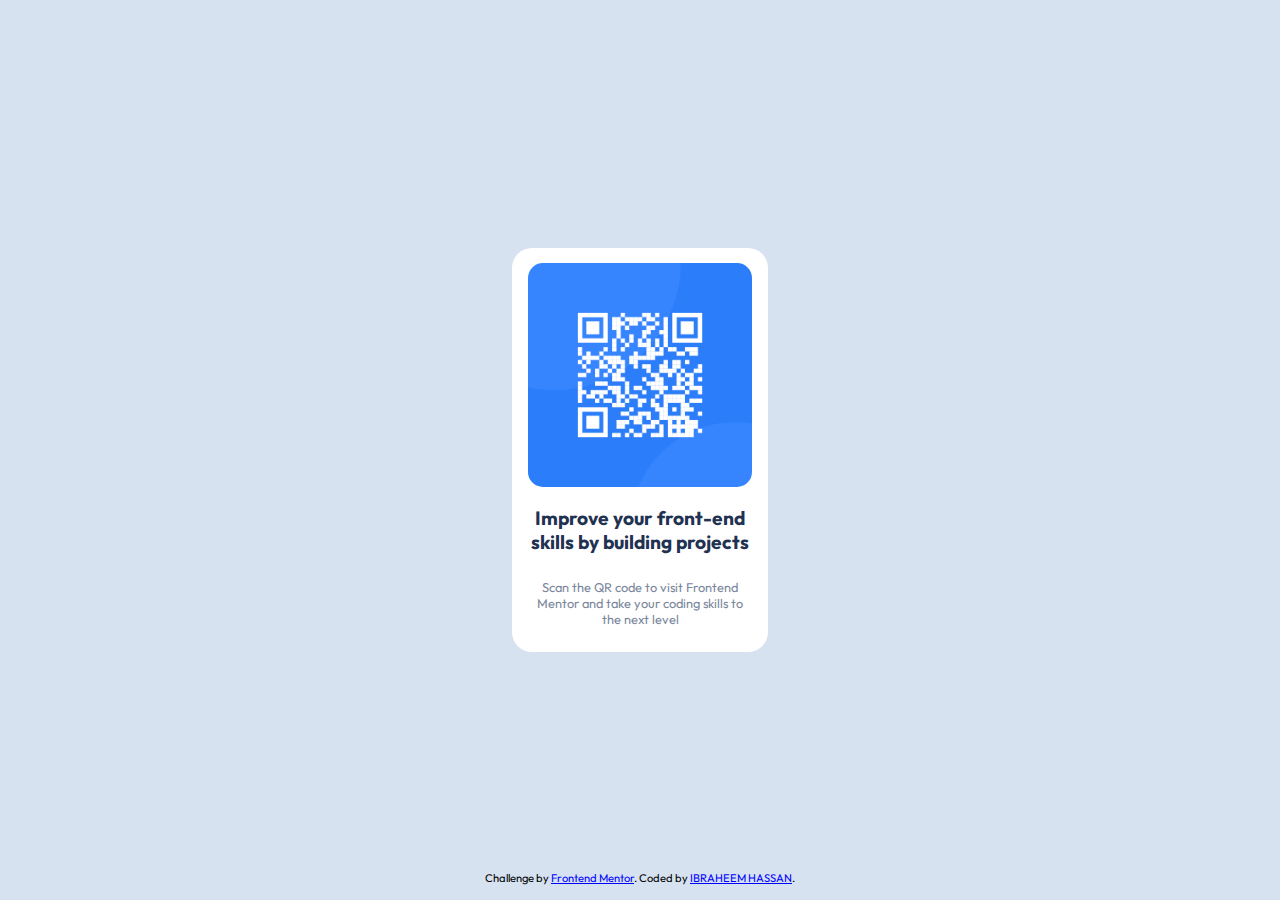
<file: docs/index.html>
<!DOCTYPE html>
<html lang="en">
<head>
  <meta charset="UTF-8">
  <meta name="viewport" content="width=device-width, initial-scale=1.0"> <!-- displays site properly based on user's device -->
<link rel="stylesheet" href="style.css">
<link rel="preconnect" href="https://fonts.googleapis.com">
<link rel="preconnect" href="https://fonts.gstatic.com" crossorigin>
<link href="https://fonts.googleapis.com/css2?family=Outfit&display=swap" rel="stylesheet">
  <link rel="icon" type="image/png" sizes="32x32" href="./images/favicon-32x32.png">
  <title>Frontend Mentor | QR code component</title> 
</head>
<body>
<div class="container">
  <div class="img">
    <img class="img-1" src="images/image-qr-code.png" alt="QR code">
  </div>
  <p class="title">Improve your front-end skills by building projects</p>
  <p>Scan the QR code to visit Frontend Mentor and take your coding skills to the next level</p>
</div>
  <div class="attribution">
    Challenge by <a href="https://www.frontendmentor.io?ref=challenge" target="_blank">Frontend Mentor</a>. 
    Coded by <a href="https://twitter.com/IbHassan01">IBRAHEEM  HASSAN</a>.
  </div>
</body>
</html>
</file>
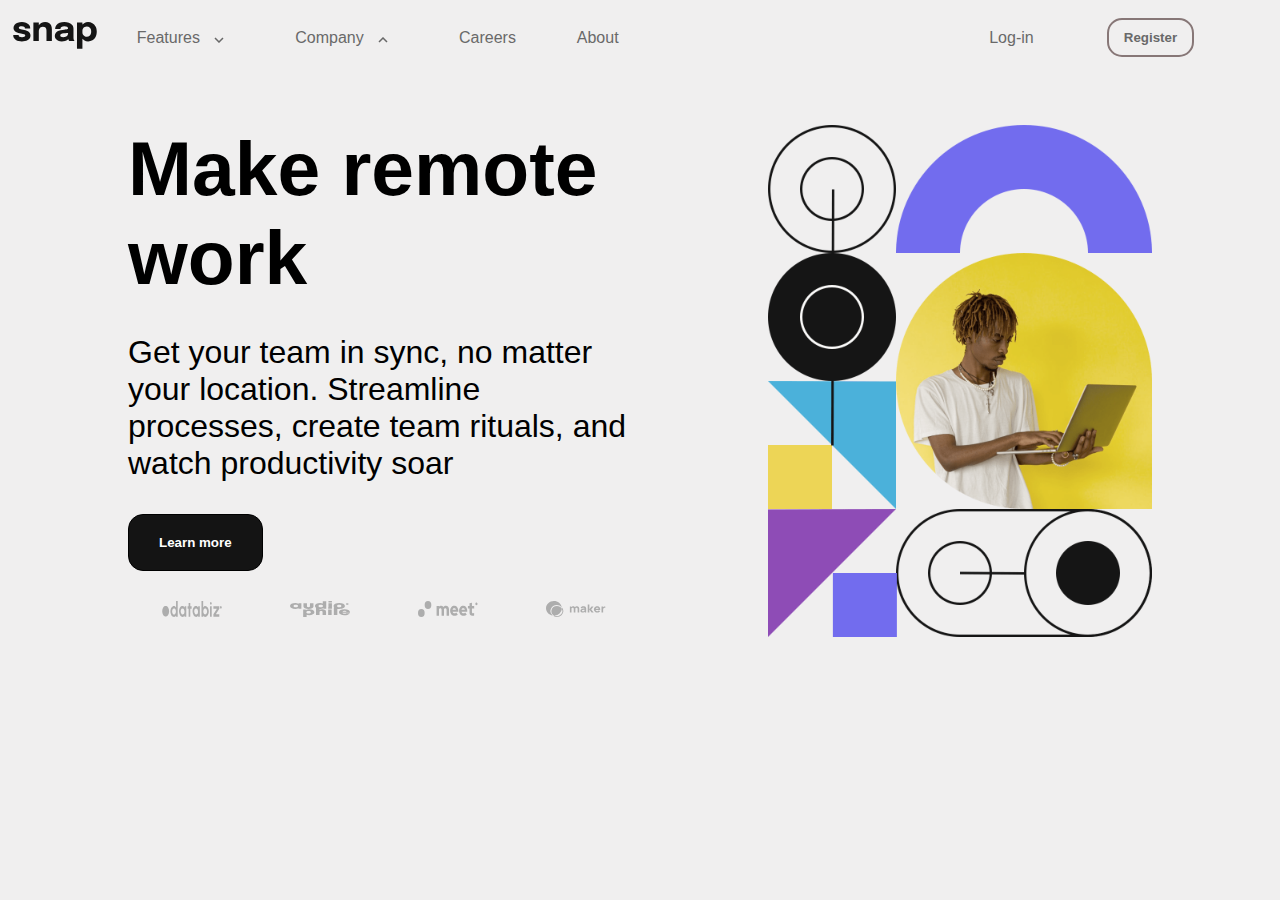
<file: intro-section-with-drop-down-navigation/index.html>
<!DOCTYPE html>
<html lang="en">
<head>
  <meta charset="UTF-8">
  <meta name="viewport" content="width=device-width, initial-scale=1.0">
  <title>Frontend Mentor | Intro section with dropdown navigation</title>
  <link rel="stylesheet" href="./style.css">
</head>
<body>
  <div class="header">
    
  <a href="#"><img src="./images/logo.svg" alt="" class="logo-icon"></a>
  <nav class="full-width">
    <ul class="links">
      <div class="features">
        <li id="features">Features <img src="./images/icon-arrow-up.svg" alt="" class="rotate" id="arrow"></li>
      <div class="sub-menu">
        <ul class="sub hide">
          <li><img src="./images/icon-todo.svg" height="25px" width="25px" alt="">Todo List</li>
          <li><img src="./images/icon-calendar.svg" height="25px" width="25px" alt="">Calender</li>
          <li><img src="./images/icon-reminders.svg" height="25px" width="25px" alt="">Reminders</li>
          <li><img src="./images/icon-planning.svg" height="25px" width="25px" alt="">Planning</li>
        </ul>
      </div>
      </div>
      <div class="company">
        <li id="company">Company <img src="./images/icon-arrow-up.svg" alt="" id="company-arrow"></li>
      <div class="company-sub-menu">
        <ul class="company-sub hide">
          <li>History</li>
          <li>Our Team</li>
          <li>Blog</li>
        </ul>
      </div>
      </div>
      <li>Careers</li>
      <li>About</li>
    </ul>
    <div class="sign-up">
      <a href="#">Log-in</a>
      <button>Register</button>
    </div>
  </nav>
  <nav class="menu-icon">
    <img src="./images/icon-menu.svg" height="20px" width="35px" onclick="openmenu()" alt="">
    <ul class="side-menu">
      <img src="./images/icon-close-menu.svg" height="25px" width="25px" class="close" onclick="closemenu()" alt="">
      <li id ="mobile-features">Features <img src="./images/icon-arrow-up.svg" id="mobile-arrow" height="10px" width="20px" class="arrow rotate" alt=""></li>
      <div class="mobile-sub-menu ">
        <ul class="mobile-sub hide">
          <li><img src="./images/icon-todo.svg" height="25px" width="25px" alt="">Todo List</li>
          <li><img src="./images/icon-calendar.svg" height="25px" width="25px" alt="">Calender</li>
          <li><img src="./images/icon-reminders.svg" height="25px" width="25px" alt="">Reminders</li>
          <li><img src="./images/icon-planning.svg" height="25px" width="25px" alt="">Planning</li>
        </ul>
      </div>
      <li id="mobile-company">Company <img src="./images/icon-arrow-up.svg" id="mobile-company-arrow" class="rotate" height="10px" width="20px" alt=""></li>
      <div class="mobile-company-sub-menu">
        <ul class="mobile-company-sub hide">
          <li>History</li>
          <li>Our Team</li>
          <li>Blog</li>
        </ul>
      </div>
      <li>Careers</li>
      <li>About</li>

      <div class="login">
        <p>Login</p>
        <button>Register</button>
      </div>
    </ul>
  </nav>
  </div>
  <!-----------------------------MOBILE VIEW-------------------------->
  <div class="body-mobile">
    <main>
      <img src="./images/image-hero-mobile.png" alt="image-hero">
      <div class="content">
        <p class="title">Make remote work</p>
      <p class="about">
        Get your team in sync, no matter your location. Streamline processes, create team rituals, and watch productivity soar.
      </p>
      <button>Learn more</button>
    </main>
    <footer>
      <img src="./images/client-databiz.svg" height="16px" width="60px" alt="">
      <img src="./images/client-audiophile.svg" height="25px" width="60px" alt="">
      <img src="./images/client-meet.svg" height="16px" width="60px" alt="">
      <img src="./images/client-maker.svg" height="16px" width="60px" alt="">
    </footer>
  </div>
  <!----------------------------DESKTOP VIEW------------------------->
  <div class="body-desktop">
    <div class="about-desktop">
      <div class="title">
        <p>Make remote work</p>
      </div>
      <div class="about">
        <p>Get your team in sync, no matter your location. Streamline processes, create team rituals, and watch productivity soar</p>
      </div>
      <button>Learn more</button>
      <footer>
        <img src="./images/client-databiz.svg" height="16px" width="60px" alt="">
        <img src="./images/client-audiophile.svg" height="25px" width="60px" alt="">
        <img src="./images/client-meet.svg" height="16px" width="60px" alt="">
        <img src="./images/client-maker.svg" height="16px" width="60px" alt="">
      </footer>
    </div>
    <img src="./images/image-hero-desktop.png" class="desktop-img" alt="">
  </div>
    </div>
  
  <script src="./script.js"></script>
</body>
</html>
</file>
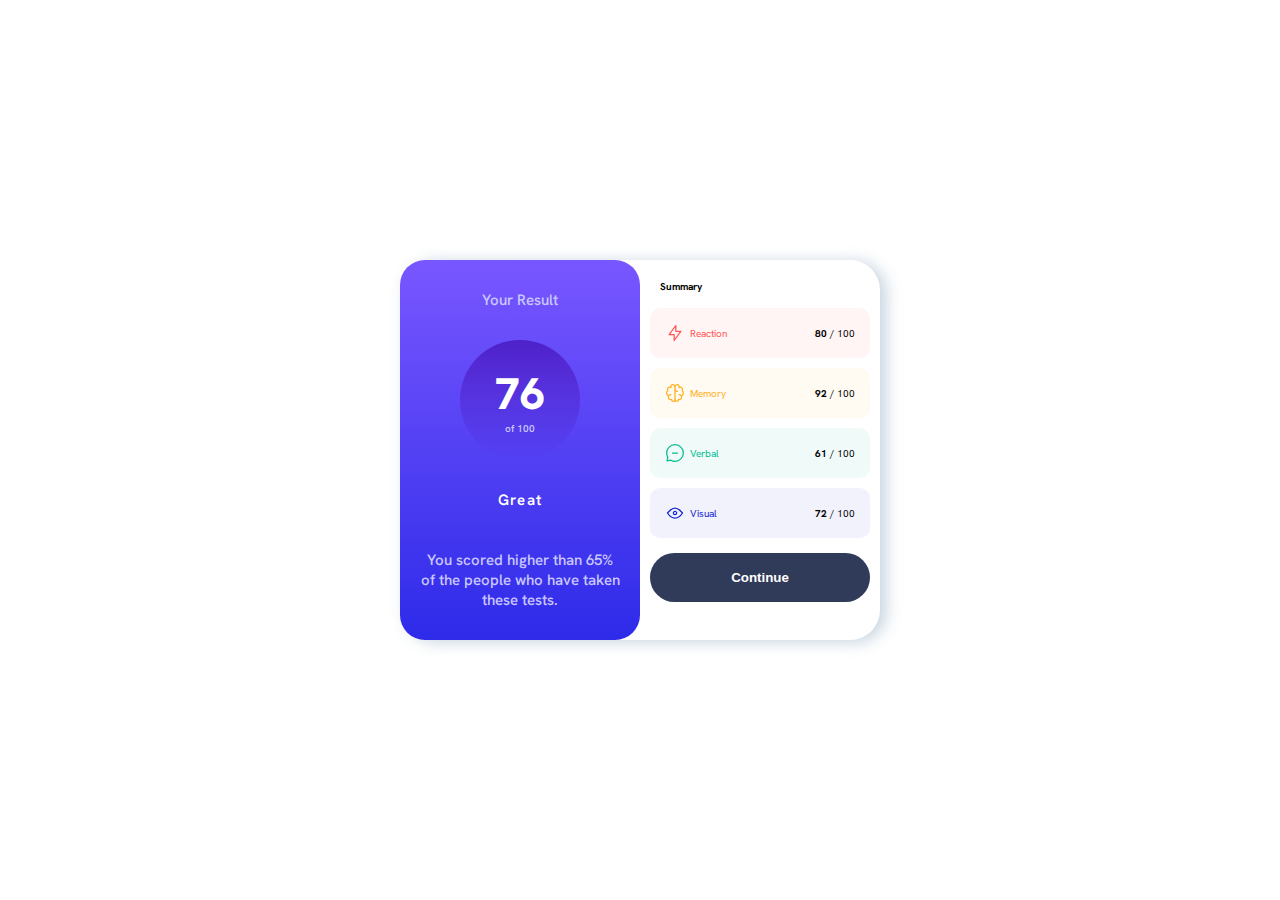
<file: results-summary-component-main/index.html>
<!DOCTYPE html>
<html lang="en">
  <head>
    <meta charset="UTF-8" />
    <meta name="viewport" content="width=device-width, initial-scale=1.0" />
    <!-- displays site properly based on user's device -->
    <link rel="stylesheet" href="styles.css" />
    <link rel="preconnect" href="https://fonts.googleapis.com">
<link rel="preconnect" href="https://fonts.gstatic.com" crossorigin>
<link href="https://fonts.googleapis.com/css2?family=Hanken+Grotesk&display=swap" rel="stylesheet">
    <link
      rel="icon"
      type="image/png"
      sizes="32x32"
      href="./assets/images/favicon-32x32.png"
    />

    <title>Frontend Mentor | Results summary component</title>
  </head>
  <body>
    <div class="container">
      <header class="header">
        <p class="p1">Your Result</p>
        <div class="overall-score"><span class="big">76</span><span class="small">of 100</span></div>
        <p class="p2">Great</p>
        <p class="p3">You scored higher than 65% of the people who have taken these tests.</p>
      </header>
  
      <section>
        <span class="summary">Summary</span>
        <div class="Reaction"><span class="tile"><svg xmlns="http://www.w3.org/2000/svg" width="20" height="20" fill="none" viewBox="0 0 20 20"><path stroke="#F55" stroke-linecap="round" stroke-linejoin="round" stroke-width="1.25" d="M10.833 8.333V2.5l-6.666 9.167h5V17.5l6.666-9.167h-5Z"/></svg><span class="title-name1">Reaction</span></span> 
          <span class="score">
            <span class="current">80</span> / 100
          </span>
        </div>
  
        <div class="Memory"><span class="tile"><svg xmlns="http://www.w3.org/2000/svg" width="20" height="20" fill="none" viewBox="0 0 20 20"><path stroke="#FFB21E" stroke-linecap="round" stroke-linejoin="round" stroke-width="1.25" d="M5.833 11.667a2.5 2.5 0 1 0 .834 4.858"/><path stroke="#FFB21E" stroke-linecap="round" stroke-linejoin="round" stroke-width="1.25" d="M3.553 13.004a3.333 3.333 0 0 1-.728-5.53m.025-.067a2.083 2.083 0 0 1 2.983-2.824m.199.054A2.083 2.083 0 1 1 10 3.75v12.917a1.667 1.667 0 0 1-3.333 0M10 5.833a2.5 2.5 0 0 0 2.5 2.5m1.667 3.334a2.5 2.5 0 1 1-.834 4.858"/><path stroke="#FFB21E" stroke-linecap="round" stroke-linejoin="round" stroke-width="1.25" d="M16.447 13.004a3.334 3.334 0 0 0 .728-5.53m-.025-.067a2.083 2.083 0 0 0-2.983-2.824M10 3.75a2.085 2.085 0 0 1 2.538-2.033 2.084 2.084 0 0 1 1.43 2.92m-.635 12.03a1.667 1.667 0 0 1-3.333 0"/></svg><span class="title-name2">Memory</span></span>
          <span class="score">
            <span class="current">92</span> / 100
          </span>
        </div>
  
        <div class="Verbal"><span class="tile"><svg xmlns="http://www.w3.org/2000/svg" width="20" height="20" fill="none" viewBox="0 0 20 20"><path stroke="#00BB8F" stroke-linecap="round" stroke-linejoin="round" stroke-width="1.25" d="M7.5 10h5M10 18.333A8.333 8.333 0 1 0 1.667 10c0 1.518.406 2.942 1.115 4.167l-.699 3.75 3.75-.699A8.295 8.295 0 0 0 10 18.333Z"/></svg><span class="title-name3">Verbal</span></span>
          <span class="score">
            <span class="current">61</span> / 100
          </span>
        </div>
  
        <div class="Visual"><span class="tile"><svg xmlns="http://www.w3.org/2000/svg" width="20" height="20" fill="none" viewBox="0 0 20 20"><path stroke="#1125D6" stroke-linecap="round" stroke-linejoin="round" stroke-width="1.25" d="M10 11.667a1.667 1.667 0 1 0 0-3.334 1.667 1.667 0 0 0 0 3.334Z"/><path stroke="#1125D6" stroke-linecap="round" stroke-linejoin="round" stroke-width="1.25" d="M17.5 10c-1.574 2.492-4.402 5-7.5 5s-5.926-2.508-7.5-5C4.416 7.632 6.66 5 10 5s5.584 2.632 7.5 5Z"/></svg><span class="title-name4">Visual</span></span>
          <span class="score">
            <span class="current">72</span> / 100
          </span>
        </div>
        <button class="continue" type="submit">Continue</button>
      </section>
    </div>
  </body>
</html>
</file>
<file: docs/style.css>
:root{
    --White: hsl(0, 0%, 100%);
    --Light-gray: hsl(212, 45%, 89%);
    --Grayish-blue: hsl(220, 15%, 55%);
    --Dark-blue: hsl(218, 44%, 22%);
}
@font-face {
    font-family: 'Outfit', sans-serif;
    src: url(https://fonts.google.com/specimen/Outfit);
}

body{
    font-family: "Outfit";
    height: 100vh;
    display: flex;
    flex-direction: column;
    justify-content: center;
    align-items: center;
    padding:10px 20px;
    background: var(--Light-gray);
    overflow: hidden;
}
a{
    color: blue;
}
.title{
    color: var(--Dark-blue);
    margin: 5px 0;
    font-weight: 700;
    text-align: center;
    font-size: 1.5rem;
}
p{
    font-weight: 400;
    text-align: center;
    color: var(--Grayish-blue);
    font-size: 1rem;
}
img{
    border-radius: 30px;
}
.img-1{
    height: 17rem;
    width: 16rem;
}
.container{
    display: flex;
    flex-direction: column;
    justify-content: center;
    align-items: center;
    padding: 15px 15px;
    width: 16rem;
    border-radius: 30px;
    background-color: white;
}
.attribution{
    font-size: .7rem;
    position: absolute;
    text-align: center;
    bottom: 15px;
}
@media only screen and (min-width: 500px) {
    *{
        margin:0;
        padding: 0;
        box-sizing: border-box;
    }
    img{
        border-radius: 15px;
    }
    body{
        height: 100vh;
        display: flex;
        flex-direction: column;
        justify-content: center;
        align-items: center;
    }
    .img-1{
        height: 14rem;
        width: 14rem;
    }
    .container{
        padding: 15px 15px;
        border-radius: 20px;
        width: 16rem;
    }
    .title{
        font-size: 1.2rem;
    }
    p{
        padding: 10px 0;
        font-size: .8rem;
    }
}
@media only screen and (max-width:365px) {
    body{
        height: 100vh;
        overflow: hidden;
    }
    img{
        border-radius: 10px;
    }
    .img-1{
        height: 12rem;
        width: 12rem;
    }
    .container{
        border-radius: 12px;
        width: 12rem;
    }
    p{
        font-size: .8rem;
    }
    .title{
        font-size: 1.1rem;
    }
}
</file>
<file: intro-section-with-drop-down-navigation/style.css>
:root{
    --Almost-White: hsl(0, 3%, 94%);
    --Medium-Gray: hsl(0, 0%, 41%);
    --Almost-Black: hsl(0, 0%, 8%);
    --outline:1px solid red;
}


body{
    font-family:'Franklin Gothic Medium', 'Arial Narrow', Arial, sans-serif;
    margin: 0;
    background-color: var(--Almost-White);
    height: 100vh;
    box-sizing: border-box;
}
.header{
    padding: 30px 10px;
    display: flex;
    justify-content: space-between;
    align-items: center;
}
.full-width{
    flex-basis: 95%;
    display: flex;
    align-items: center;
    justify-content: space-between;
}
.links{
    width: 38%;
    list-style-type: none;
    justify-content:flex-start;
    display:flex;
    gap:2%;
}
.links li{
    color: var(--Medium-Gray);
    cursor: pointer;
}
.links li:hover{
    color: black;
}
.features{
    display: flex;
    flex-direction: column;
}
.sub{
    margin-top: 10%;
    box-shadow: 1px 1px 10px 10px rgba(73, 71, 71, 0.13);
    font-size: .9rem;
    background-color: white;
    position: absolute;
    border-radius: 4px;
    padding: 1%;
}
.company-sub li{
    list-style-type: none;
}
.company{
    display: flex;
    flex-direction: column;

}
.company-sub{
    margin-top: 1%;
    font-size: .9rem;
    background-color: white;
    position: absolute;
    border-radius: 4px;
    box-shadow: 1px 1px 10px 10px rgba(73, 71, 71, 0.13);
    padding: 1%;
}
.sign-up{
    display: flex;
    justify-content: space-evenly;
    align-items: center;
    width: 30%;
}
.sign-up a{
    text-decoration: none;
    color: var(--Medium-Gray);
    font-weight: 500;
}
.sign-up a:hover{
    color: black;
}
.sign-up button{
    color: var(--Medium-Gray);
    border: 2px solid rgb(135, 119, 119);
    cursor: pointer;
    padding: 15px 20px;
    border-radius: 15px;
    font-weight: 600;
    background-color: var(--Almost-White);
}
.sign-up button:hover{
    color: black;
    border: 2px solid black;
    background-color: var(--Almost-White);

    transition: .3s ease-in-out;
}
/*  -----------------Mobile view------------------- */
.menu-icon{
    display: none;
}
ul.side-menu{
    margin: 2% 0;
    display: none;
    position: fixed;
    font-size: 25px;
    background-color: var(--Almost-White);
    width: 60%;
    right: -100%;
    top: 0;
    height: 100vh;
    transition: .4s;
    display: flex;
    flex-direction: column;
}
.side-menu li{
    margin: 8% 0;
    color: var(--Almost-Black);
    list-style-type: none;
    left: 50px;
}
.side-menu li{
    text-decoration: none;
    color: var(--Medium-Gray);
}
.sub-menu ul, .mobile-sub-menu{
    transition: .5s;
    margin: 0 10px 0 0;
}
.sub-menu ul li, .mobile-sub-menu ul li{
    width: 100%;
    display: flex;
    align-items: center;
    gap: 10%;
    margin: 10px 0 0 0;
}
.body-mobile{
    display: none;
}
.hide{
    display: none;
}
.close{
    margin: 10px 0 10px 80%;
}
.rotate{
    transform: rotate(180deg);
}
#features img{
    transition: .2s;
    margin: 0 10px;
    font-size: 15px;
}
#company img{
    transition: .2s;
    margin: 0 10px;
    font-size: 15px;
}
.login {
    text-align: center;
    margin: -10px 0;
}
.login p{
    font-size: 1.4rem;
}
.login button{
    color: var(--Almost-Black);
    width: 80%;
    background-color: var(--Almost-White);
    border: 1px solid black;
    border-radius: 12px;
    height: 30%;
}
main{
    text-align: center;
    display: flex;
    flex-direction: column;
    align-items: center;
}
main img{
    height: 90%;
    width: 95%;
}
main .title{
    margin: 15px 0;
    letter-spacing: 2px;
    font-size: 2em;
    font-weight: 900;
}
main .about{
    margin: 0 10px;
    font-weight: 600;
    color: var(--Medium-Gray);
    font-size: 1.2rem;
}
main button{
    background-color: var(--Almost-Black);
    border: 1px solid black;
    border-radius: 15px;
    padding: 15px 40px;
    margin: 20px 0;
    font-weight: 600;
    color: white;
}
footer{
    display: flex;
    justify-content: space-around;
    align-items: center;
    margin: 30px 0;
}
/* ---------------DESKTOP VIEW-------------------- */
.body-desktop{
    display: flex;
    gap: 10%;
    justify-content: center;
    align-items: center;
}
.desktop-img{
    flex-basis: 10%;
    height: 55%;
    width: 30%;
}
.about-desktop{
    flex-basis: 40%;
}
.about-desktop .title{
    font-weight: 900;
    font-size: 4.8em;
}
.about-desktop .about{
    font-size: 2em;
}
.body-desktop footer img{
    height: 16px;
    width: 60px;
}
.about-desktop button{
    font-weight: 700;
    cursor: pointer;
    padding: 20px 30px;
    border-radius: 15px;
    border: 1px solid black;
    color: white;
    transition: .2s;
    background-color: var(--Almost-Black);
}
.about-desktop button:hover{
    color: black;
    background-color: white;
    border: 1px solid black;
}

/* Screen size variations with media queries */
@media only screen and (max-width:300px){
    main .title{
        font-size: 1.5em;
    }
    main .about{
        font-size: 1em;
    }
    .content{
        margin: 6% 0;
    }
}
@media only screen and (min-width:500px){
    .content{
        margin-top: 6%;
    }
    main img{
        height: 80%;
        width: 80%;
    }
    main .title{
        font-size: 2.5em;
    }
    main .about{
        margin: 0px 10%;
        font-weight: 500;
        font-size: 1.2em;
    }
    main button{
        padding: 20px 50px;
    }
}

@media only screen and (min-width: 600px){
    .body-desktop{
        display: flex;
        align-items: center;
        margin-top: 3%;
    }
    footer img{
        cursor: pointer;
    }
}
@media only screen and (max-width: 600px){
.body-mobile{
    display: block;
}
.body-desktop{
    display: none;
}
.menu-icon{
    display: block;
}
.full-width{
    display: none;
}
}
@media only screen and (min-width: 881px) {
    .links{
        gap: 8%;
        width: 65%;
    }
    .header{
        font-size: 1em;
    }
    .sign-up button{
        padding: 10px 15px;
    }
    .about-desktop .title p{
        font-size: 1em;
    }
    
}
@media only screen and (max-width: 700px){
    .links li{
        font-size: .8rem;
    }
    .logo-icon{
        height: 10%;
        width: 80%;
    }
}
@media only screen and (max-width: 880px){
    .links{
        gap: 6%;
        width: 70%;
        font-size: .8rem;
        max-width: 50%;
    }
    .sign-up button{
        border-radius: 5px;
        padding: 4px 9px;
    }
    .about-desktop .title p{
        font-size: 2rem;
    }
    .desktop-img{
        width: 45%;
    }
    .about-desktop .about{
        font-size: .8rem;
    }
    .about-desktop button{
        padding: 10px 15px;
        border-radius: 7px;
    }
}
@media only screen and (min-width: 894px){
    .title p{
        margin: 2% auto;
    }
    .header{
        padding: 1%;
    }
}
@media only screen and (max-width: 1135px){
    .about-desktop .title p{
        font-size: 4rem;
    }
    .about-desktop .about{
        font-size: 1.5em;
    }
    .desktop-img{
        height: 30%;
    }
}
</file>
<file: results-summary-component-main/styles.css>
:root{
    /*Primary Colors*/
    --Light-red: hsl(0, 100%, 67%);
    --Orangey-yellow: hsl(39, 100%, 56%);
    --Green-teal: hsl(166, 100%, 37%);
    --Cobalt-blue: hsl(234, 85%, 45%);
    /*Secondary Colors*/
    --Light-slate-blue: hsl(252, 100%, 67%);
    --Light-royal-blue: hsl(241, 81%, 54%);
    --Violet-blue: hsla(256, 72%, 46%, 1);
    --Persian-blue: hsla(241, 72%, 46%, 0);
    /* Neutral */
    --White: hsl(0, 0%, 100%);
    --Pale-blue: hsl(221, 100%, 96%);
    --Light-lavender: hsl(241, 100%, 89%);
    --Dark-gray-blue: hsl(224, 30%, 27%);
}
*{
    margin:0;
    padding: 0;
    box-sizing: border-box;
}
body{
    font-family: 'Hanken Grotesk', sans-serif;
}
.header{
    width: 100vw;
    border-radius: 0 0 30px 30px;
    display: flex;
    flex-direction: column;
    align-items: center;
    padding: 0 20px;
    background:linear-gradient( var(--Light-slate-blue), var(--Light-royal-blue)) ;
}
.header p{
    font-size: 18px;
    font-weight: 550;
    color: var(--Light-lavender);
}
header .p1{
    margin: 20px 0;
}
header .p2{
    font-weight: 600;
    color: var(--White);
    letter-spacing: .3mm;
    margin: 20px 0;
}
header .p3{
    margin: 0 0 20px 0;
    text-align: center;
}

.overall-score{
    border-radius: 100%;
    width: 120px;
    height: 120px;
    padding: 10px;
    display: flex;
    flex-direction: column;
    justify-content: center;
    align-items: center;
    color: var(--Pale-blue);
    background:linear-gradient( var(--Violet-blue), var(--Persian-blue));
}
.big{
    color: var(--White);
    font-weight: 800;
    font-size:44px;
}
.small{
    font-weight: 600;
    color: var(--Light-lavender);
}

/*---------Section--------------*/
section{
    padding: 20px;
    display: flex;
    flex-direction: column;
}
.summary{
    font-weight: 700;
    margin: 10px;
}
section .Reaction, .Memory, .Verbal, .Visual{
    border-radius: 10px;
    margin: 5px 0;
    padding: 15px;
    display: flex;
    justify-content: space-between;
    align-items: center;
}
.current{
    font-weight: 700;
}
.tile{
    display: flex;
    justify-content: center;
    align-items: center;
}
.Reaction{
    background-color: hsla(0, 100%, 67%, 0.06 );
}
.Memory{
    background-color:hsla(39, 100%, 56%, 0.06);
}
.Verbal{
    background-color: hsla(166, 100%, 37%, 0.06);
}
.Visual{
    background-color:hsla(234, 85%, 45%, 0.06);
}
.Reaction .title-name1{
    margin: 0 0 0 5px;
    color: var(--Light-red);
}
.Memory .title-name2{
    margin: 0 0 0 5px;
    color: var(--Orangey-yellow);
}
.Verbal .title-name3{
    margin: 0 0 0 5px;
    color: var(--Green-teal);
}
.Visual .title-name4{
    margin: 0 0 0 5px;
    color: var(--Cobalt-blue);
}

.continue{
    align-self: center;
    width: 100%;
    text-align: center;
    padding: 17px 0;
    margin: 10px 20px;
    border-radius: 30px;
    background-color: var(--Dark-gray-blue);
    font-weight: 700;
    border: none;
    color: var(--White);
}

@media only screen and (min-width:500px){
    body{
        display: flex;
        justify-content: center;
        align-items: center;
        height: 100vh;
        font-size: 10px;
    }
    .container{
        border-radius: 30px;
        display: flex;
        box-shadow: rgba(136, 165, 191, 0.48) 6px 2px 16px 0px, rgba(255, 255, 255, 0.8) -6px -2px 16px 0px;
    }
    .header{
        border-radius:25px;
        width:15rem;
    }
    .header p{
        padding: 10px 0;
        font-size: 15px;
    }
    section{
        padding: 10px;
        width: 15rem;
    }
    .continue:hover{
        cursor: pointer;
        background: linear-gradient(var(--Light-slate-blue), var(--Light-royal-blue));
    }
}
@media only screen and (max-height:420px){
    section .Reaction, .Verbal, .Visual, .Memory{
        padding: 9px;
        border-radius: 5px;
    }
    .header .p1{
        margin: 7px 0;
    }
    .header .p2{
        margin: 7px 0;
    }
    .header .p3{
        margin: 7px 0;
    }
    .continue{
        margin: 20px 0 0 0;
    }
}
</file>
